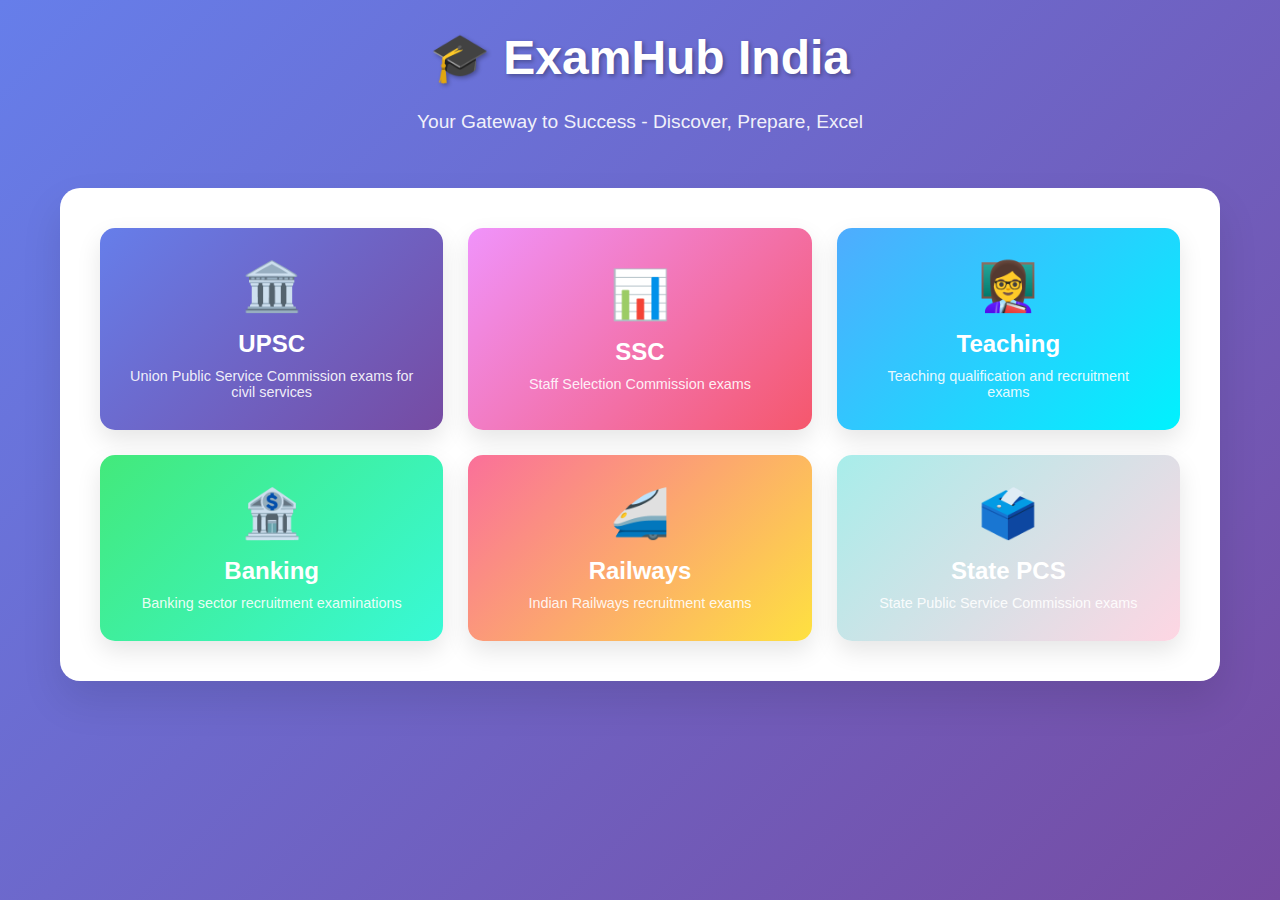
<file: index.html>
<!DOCTYPE html>
<html lang="en">
<head>
    <meta charset="UTF-8">
    <meta name="viewport" content="width=device-width, initial-scale=1.0">
    <title>ExamList India - Your Gateway to Success</title>
    <style>
        * {
            margin: 0;
            padding: 0;
            box-sizing: border-box;
        }

        body {
            font-family: 'Inter', -apple-system, BlinkMacSystemFont, sans-serif;
            background: linear-gradient(135deg, #667eea 0%, #764ba2 100%);
            min-height: 100vh;
            line-height: 1.6;
        }

        .container {
            max-width: 1200px;
            margin: 0 auto;
            padding: 20px;
        }

        header {
            text-align: center;
            margin-bottom: 50px;
            color: white;
        }

        .logo {
            font-size: 3rem;
            font-weight: 800;
            margin-bottom: 10px;
            text-shadow: 2px 2px 4px rgba(0,0,0,0.3);
        }

        .tagline {
            font-size: 1.2rem;
            opacity: 0.9;
            font-weight: 300;
        }

        .page {
            display: none;
            background: white;
            border-radius: 20px;
            box-shadow: 0 20px 40px rgba(0,0,0,0.1);
            overflow: hidden;
            animation: fadeIn 0.5s ease-in-out;
        }

        .page.active {
            display: block;
        }

        @keyframes fadeIn {
            from { opacity: 0; transform: translateY(20px); }
            to { opacity: 1; transform: translateY(0); }
        }

        /* Homepage Styles */
        .categories-grid {
            display: grid;
            grid-template-columns: repeat(auto-fit, minmax(300px, 1fr));
            gap: 25px;
            padding: 40px;
        }

        .category-card {
            background: linear-gradient(135deg, #ff9a9e 0%, #fecfef 50%, #fecfef 100%);
            border-radius: 15px;
            padding: 30px;
            text-align: center;
            cursor: pointer;
            transition: all 0.3s ease;
            border: none;
            box-shadow: 0 10px 25px rgba(0,0,0,0.1);
        }

        .category-card:hover {
            transform: translateY(-10px);
            box-shadow: 0 20px 40px rgba(0,0,0,0.2);
        }

        .category-card.upsc { background: linear-gradient(135deg, #667eea 0%, #764ba2 100%); }
        .category-card.ssc { background: linear-gradient(135deg, #f093fb 0%, #f5576c 100%); }
        .category-card.teaching { background: linear-gradient(135deg, #4facfe 0%, #00f2fe 100%); }
        .category-card.banking { background: linear-gradient(135deg, #43e97b 0%, #38f9d7 100%); }
        .category-card.railways { background: linear-gradient(135deg, #fa709a 0%, #fee140 100%); }
        .category-card.state-pcs { background: linear-gradient(135deg, #a8edea 0%, #fed6e3 100%); }

        .category-icon {
            font-size: 3rem;
            margin-bottom: 15px;
            display: block;
        }

        .category-title {
            font-size: 1.5rem;
            font-weight: 700;
            color: white;
            margin-bottom: 10px;
        }

        .category-description {
            color: rgba(255,255,255,0.9);
            font-size: 0.9rem;
        }

        /* Exam List Styles */
        .page-header {
            background: linear-gradient(135deg, #667eea 0%, #764ba2 100%);
            color: white;
            padding: 30px 40px;
            position: relative;
        }

        .back-btn {
            background: rgba(255,255,255,0.2);
            border: none;
            color: white;
            padding: 10px 20px;
            border-radius: 25px;
            cursor: pointer;
            font-size: 0.9rem;
            margin-bottom: 20px;
            transition: all 0.3s ease;
        }

        .back-btn:hover {
            background: rgba(255,255,255,0.3);
        }

        .page-title {
            font-size: 2.5rem;
            font-weight: 700;
            margin-bottom: 10px;
        }

        .page-subtitle {
            opacity: 0.9;
            font-size: 1.1rem;
        }

        .exams-grid {
            display: grid;
            grid-template-columns: repeat(auto-fit, minmax(350px, 1fr));
            gap: 20px;
            padding: 40px;
        }

        .exam-card {
            background: white;
            border: 2px solid #f0f0f0;
            border-radius: 12px;
            padding: 25px;
            cursor: pointer;
            transition: all 0.3s ease;
            position: relative;
            overflow: hidden;
        }

        .exam-card::before {
            content: '';
            position: absolute;
            top: 0;
            left: 0;
            width: 4px;
            height: 100%;
            background: linear-gradient(135deg, #667eea 0%, #764ba2 100%);
        }

        .exam-card:hover {
            border-color: #667eea;
            transform: translateY(-5px);
            box-shadow: 0 15px 30px rgba(0,0,0,0.1);
        }

        .exam-title {
            font-size: 1.3rem;
            font-weight: 600;
            color: #333;
            margin-bottom: 10px;
        }

        .exam-description {
            color: #666;
            font-size: 0.95rem;
            line-height: 1.5;
        }

        .exam-meta {
            display: flex;
            gap: 15px;
            margin-top: 15px;
            font-size: 0.85rem;
            color: #888;
        }

        .exam-meta span {
            background: #f8f9fa;
            padding: 4px 8px;
            border-radius: 4px;
        }

        /* Exam Detail Styles */
        .exam-detail {
            padding: 40px;
        }

        .exam-hero {
            text-align: center;
            margin-bottom: 40px;
        }

        .exam-hero h1 {
            font-size: 2.5rem;
            color: #333;
            margin-bottom: 10px;
        }

        .exam-hero .subtitle {
            color: #666;
            font-size: 1.1rem;
        }

        .detail-grid {
            display: grid;
            grid-template-columns: 1fr 1fr;
            gap: 30px;
            margin-bottom: 40px;
        }

        .detail-section {
            background: #f8f9fa;
            padding: 25px;
            border-radius: 12px;
            border-left: 4px solid #667eea;
        }

        .detail-section h3 {
            color: #333;
            font-size: 1.3rem;
            margin-bottom: 15px;
            font-weight: 600;
        }

        .detail-section p, .detail-section li {
            color: #555;
            line-height: 1.6;
        }

        .detail-section ul {
            padding-left: 20px;
        }

        .detail-section li {
            margin-bottom: 5px;
        }

        .eligibility-table {
            width: 100%;
            border-collapse: collapse;
            margin-top: 10px;
        }

        .eligibility-table th,
        .eligibility-table td {
            padding: 12px;
            text-align: left;
            border-bottom: 1px solid #ddd;
        }

        .eligibility-table th {
            background: #667eea;
            color: white;
            font-weight: 600;
        }

        .important-dates {
            background: linear-gradient(135deg, #ff9a9e 0%, #fecfef 100%);
            color: white;
            padding: 25px;
            border-radius: 12px;
            margin-bottom: 30px;
        }

        .important-dates h3 {
            margin-bottom: 15px;
        }

        .dates-grid {
            display: grid;
            grid-template-columns: repeat(auto-fit, minmax(200px, 1fr));
            gap: 15px;
        }

        .date-item {
            background: rgba(255,255,255,0.2);
            padding: 15px;
            border-radius: 8px;
        }

        .date-label {
            font-size: 0.9rem;
            opacity: 0.9;
            margin-bottom: 5px;
        }

        .date-value {
            font-weight: 600;
            font-size: 1.1rem;
        }

        @media (max-width: 768px) {
            .categories-grid {
                grid-template-columns: 1fr;
                padding: 20px;
            }
            
            .detail-grid {
                grid-template-columns: 1fr;
            }
            
            .logo {
                font-size: 2rem;
            }
            
            .page-title {
                font-size: 2rem;
            }
        }
    </style>
</head>
<body>
    <div class="container">
        <header>
            <div class="logo">🎓 ExamHub India</div>
            <div class="tagline">Your Gateway to Success - Discover, Prepare, Excel</div>
        </header>

        <!-- Homepage -->
        <div id="homepage" class="page active">
            <div class="categories-grid">
                <button class="category-card upsc" onclick="showExamList('upsc')">
                    <span class="category-icon">🏛️</span>
                    <div class="category-title">UPSC</div>
                    <div class="category-description">Union Public Service Commission exams for civil services</div>
                </button>
                
                <button class="category-card ssc" onclick="showExamList('ssc')">
                    <span class="category-icon">📊</span>
                    <div class="category-title">SSC</div>
                    <div class="category-description">Staff Selection Commission exams</div>
                </button>
                
                <button class="category-card teaching" onclick="showExamList('teaching')">
                    <span class="category-icon">👩‍🏫</span>
                    <div class="category-title">Teaching</div>
                    <div class="category-description">Teaching qualification and recruitment exams</div>
                </button>
                
                <button class="category-card banking" onclick="showExamList('banking')">
                    <span class="category-icon">🏦</span>
                    <div class="category-title">Banking</div>
                    <div class="category-description">Banking sector recruitment examinations</div>
                </button>
                
                <button class="category-card railways" onclick="showExamList('railways')">
                    <span class="category-icon">🚄</span>
                    <div class="category-title">Railways</div>
                    <div class="category-description">Indian Railways recruitment exams</div>
                </button>
                
                <button class="category-card state-pcs" onclick="showExamList('state-pcs')">
                    <span class="category-icon">🗳️</span>
                    <div class="category-title">State PCS</div>
                    <div class="category-description">State Public Service Commission exams</div>
                </button>
            </div>
        </div>

        <!-- UPSC Exam List -->
        <div id="upsc-list" class="page">
            <div class="page-header">
                <button class="back-btn" onclick="showHomepage()">← Back to Categories</button>
                <div class="page-title">UPSC Examinations</div>
                <div class="page-subtitle">Union Public Service Commission - Premier Civil Services</div>
            </div>
            <div class="exams-grid">
                <div class="exam-card" onclick="showExamDetail('upsc-cse')">
                    <div class="exam-title">Civil Services Examination (CSE)</div>
                    <div class="exam-description">Premier exam for IAS, IPS, IFS and other central services. The most prestigious exam in India.</div>
                    <div class="exam-meta">
                        <span>Prelims + Mains + Interview</span>
                        <span>Age: 21-32</span>
                    </div>
                </div>
                <div class="exam-card" onclick="showExamDetail('upsc-ifos')">
                    <div class="exam-title">Indian Forest Service (IFoS)</div>
                    <div class="exam-description">For recruitment to Indian Forest Service officers responsible for forest conservation.</div>
                    <div class="exam-meta">
                        <span>Prelims + Mains + Interview</span>
                        <span>Age: 21-30</span>
                    </div>
                </div>
                <div class="exam-card" onclick="showExamDetail('upsc-ese')">
                    <div class="exam-title">Engineering Services Examination (ESE)</div>
                    <div class="exam-description">For recruitment to Group A engineering services under Government of India.</div>
                    <div class="exam-meta">
                        <span>Prelims + Mains + Interview</span>
                        <span>Engineering Graduate</span>
                    </div>
                </div>
                <div class="exam-card" onclick="showExamDetail('upsc-cds')">
                    <div class="exam-title">Combined Defence Services (CDS)</div>
                    <div class="exam-description">For admission to Indian Military Academy, Naval Academy, and Air Force Academy.</div>
                    <div class="exam-meta">
                        <span>Written + SSB Interview</span>
                        <span>Graduate</span>
                    </div>
                </div>
                <div class="exam-card" onclick="showExamDetail('upsc-nda')">
                    <div class="exam-title">National Defence Academy (NDA)</div>
                    <div class="exam-description">For admission to Army, Navy and Air Force wings of NDA.</div>
                    <div class="exam-meta">
                        <span>Written + SSB Interview</span>
                        <span>12th Pass</span>
                    </div>
                </div>
                <div class="exam-card" onclick="showExamDetail('upsc-cms')">
                    <div class="exam-title">Combined Medical Services (CMS)</div>
                    <div class="exam-description">For recruitment to various medical services under central government.</div>
                    <div class="exam-meta">
                        <span>Written + Interview</span>
                        <span>Medical Graduate</span>
                    </div>
                </div>
            </div>
        </div>

        <!-- SSC Exam List -->
        <div id="ssc-list" class="page">
            <div class="page-header">
                <button class="back-btn" onclick="showHomepage()">← Back to Categories</button>
                <div class="page-title">SSC Examinations</div>
                <div class="page-subtitle">Staff Selection Commission - Government Job Opportunities</div>
            </div>
            <div class="exams-grid">
                <div class="exam-card" onclick="showExamDetail('ssc-cgl')">
                    <div class="exam-title">Combined Graduate Level (CGL)</div>
                    <div class="exam-description">For Group B and Group C posts in various ministries and departments.</div>
                    <div class="exam-meta">
                        <span>Tier 1 + Tier 2 + Tier 3</span>
                        <span>Graduate</span>
                    </div>
                </div>
                <div class="exam-card" onclick="showExamDetail('ssc-chsl')">
                    <div class="exam-title">Combined Higher Secondary Level (CHSL)</div>
                    <div class="exam-description">For LDC, JSA, PA, SA, and DEO posts in various offices.</div>
                    <div class="exam-meta">
                        <span>Tier 1 + Tier 2 + Tier 3</span>
                        <span>12th Pass</span>
                    </div>
                </div>
                <div class="exam-card" onclick="showExamDetail('ssc-mts')">
                    <div class="exam-title">Multi Tasking Staff (MTS)</div>
                    <div class="exam-description">For recruitment to Group C non-gazetted, non-ministerial posts.</div>
                    <div class="exam-meta">
                        <span>CBT + Descriptive</span>
                        <span>10th Pass</span>
                    </div>
                </div>
            </div>
        </div>

        <!-- Other category lists would follow similar pattern -->
        <div id="teaching-list" class="page">
            <div class="page-header">
                <button class="back-btn" onclick="showHomepage()">← Back to Categories</button>
                <div class="page-title">Teaching Examinations</div>
                <div class="page-subtitle">Teaching Qualification & Recruitment Exams</div>
            </div>
            <div class="exams-grid">
                <div class="exam-card" onclick="showExamDetail('ctet')">
                    <div class="exam-title">Central Teacher Eligibility Test (CTET)</div>
                    <div class="exam-description">Qualifying exam for teaching positions in central government schools.</div>
                    <div class="exam-meta">
                        <span>Paper 1 & 2</span>
                        <span>B.Ed/D.Ed</span>
                    </div>
                </div>
            </div>
        </div>

        <div id="banking-list" class="page">
            <div class="page-header">
                <button class="back-btn" onclick="showHomepage()">← Back to Categories</button>
                <div class="page-title">Banking Examinations</div>
                <div class="page-subtitle">Banking Sector Recruitment Exams</div>
            </div>
            <div class="exams-grid">
                <div class="exam-card" onclick="showExamDetail('ibps-po')">
                    <div class="exam-title">IBPS PO</div>
                    <div class="exam-description">Probationary Officer recruitment for public sector banks.</div>
                    <div class="exam-meta">
                        <span>Prelims + Mains + Interview</span>
                        <span>Graduate</span>
                    </div>
                </div>
            </div>
        </div>

        <div id="railways-list" class="page">
            <div class="page-header">
                <button class="back-btn" onclick="showHomepage()">← Back to Categories</button>
                <div class="page-title">Railway Examinations</div>
                <div class="page-subtitle">Indian Railways Recruitment Exams</div>
            </div>
            <div class="exams-grid">
                <div class="exam-card" onclick="showExamDetail('rrb-ntpc')">
                    <div class="exam-title">RRB NTPC</div>
                    <div class="exam-description">Non-Technical Popular Categories recruitment in Indian Railways.</div>
                    <div class="exam-meta">
                        <span>CBT 1 + CBT 2</span>
                        <span>Graduate/12th</span>
                    </div>
                </div>
            </div>
        </div>

        <div id="state-pcs-list" class="page">
            <div class="page-header">
                <button class="back-btn" onclick="showHomepage()">← Back to Categories</button>
                <div class="page-title">State PCS Examinations</div>
                <div class="page-subtitle">State Public Service Commission Exams</div>
            </div>
            <div class="exams-grid">
                <div class="exam-card" onclick="showExamDetail('uppcs')">
                    <div class="exam-title">UPPCS</div>
                    <div class="exam-description">Uttar Pradesh Provincial Civil Services examination.</div>
                    <div class="exam-meta">
                        <span>Prelims + Mains + Interview</span>
                        <span>Graduate</span>
                    </div>
                </div>
            </div>
        </div>

        <!-- Exam Detail Page Template -->
        <div id="exam-detail" class="page">
            <div class="page-header">
                <button class="back-btn" onclick="goBackToList()">← Back to Exam List</button>
                <div class="page-title" id="detail-title">Exam Name</div>
                <div class="page-subtitle" id="detail-subtitle">Exam Description</div>
            </div>
            
            <div class="exam-detail">
                <div class="important-dates">
                    <h3>📅 Important Dates 2024</h3>
                    <div class="dates-grid" id="dates-container">
                        <div class="date-item">
                            <div class="date-label">Application Start</div>
                            <div class="date-value">To be announced</div>
                        </div>
                        <div class="date-item">
                            <div class="date-label">Application End</div>
                            <div class="date-value">To be announced</div>
                        </div>
                        <div class="date-item">
                            <div class="date-label">Exam Date</div>
                            <div class="date-value">To be announced</div>
                        </div>
                        <div class="date-item">
                            <div class="date-label">Result Date</div>
                            <div class="date-value">To be announced</div>
                        </div>
                    </div>
                </div>

                <div class="detail-grid">
                    <div class="detail-section">
                        <h3>📋 Exam Overview</h3>
                        <p id="exam-overview">Detailed information about the examination will be displayed here.</p>
                    </div>

                    <div class="detail-section">
                        <h3>✅ Eligibility Criteria</h3>
                        <table class="eligibility-table">
                            <tr>
                                <th>Criteria</th>
                                <th>Requirement</th>
                            </tr>
                            <tbody id="eligibility-table">
                                <tr><td>Age Limit</td><td>21-30 years</td></tr>
                                <tr><td>Education</td><td>Graduate</td></tr>
                                <tr><td>Nationality</td><td>Indian</td></tr>
                            </tbody>
                        </table>
                    </div>

                    <div class="detail-section">
                        <h3>📚 Exam Pattern</h3>
                        <div id="exam-pattern">
                            <p>The exam pattern details will be shown here including number of papers, subjects, marks distribution, and duration.</p>
                        </div>
                    </div>

                    <div class="detail-section">
                        <h3>📖 Syllabus Highlights</h3>
                        <div id="syllabus-highlights">
                            <ul>
                                <li>Subject-wise syllabus will be listed here</li>
                                <li>Important topics and chapters</li>
                                <li>Weightage information</li>
                            </ul>
                        </div>
                    </div>

                    <div class="detail-section">
                        <h3>💰 Application Fee</h3>
                        <div id="application-fee">
                            <p>Fee structure for different categories will be displayed here.</p>
                        </div>
                    </div>

                    <div class="detail-section">
                        <h3>🎯 Selection Process</h3>
                        <div id="selection-process">
                            <p>Step-by-step selection process will be explained here.</p>
                        </div>
                    </div>
                </div>
            </div>
        </div>
    </div>

    <script>
        let currentCategory = '';
        
        // Sample exam data - you can expand this for all 50 exams
        const examData = {
            'upsc-cse': {
                title: 'Civil Services Examination (CSE)',
                subtitle: 'IAS, IPS, IFS and other Central Services',
                overview: 'The Civil Services Examination is conducted annually by UPSC for recruitment to various Group A and Group B central services. It is considered one of the toughest competitive exams in India with a success rate of less than 1%.',
                eligibility: [
                    ['Age Limit', '21-32 years (relaxation for reserved categories)'],
                    ['Education', 'Bachelor\'s degree from recognized university'],
                    ['Nationality', 'Indian citizen'],
                    ['Attempts', '6 attempts for General, 9 for OBC, unlimited for SC/ST']
                ],
                pattern: 'Three-stage examination: Preliminary (objective), Main (descriptive), and Personality Test (Interview). Prelims has 2 papers of 200 marks each. Mains has 9 papers totaling 1750 marks. Interview carries 275 marks.',
                syllabus: [
                    'General Studies (History, Geography, Polity, Economy)',
                    'Current Affairs and General Knowledge',
                    'Optional Subject (one from 48 subjects)',
                    'Essay Writing and Comprehension',
                    'Indian Languages and English'
                ],
                fee: 'General/OBC: ₹100, SC/ST/PwD/Women: No fee',
                selection: 'Prelims → Mains → Interview → Final Merit List → Service Allocation → Training'
            },
            'upsc-ifos': {
                title: 'Indian Forest Service (IFoS)',
                subtitle: 'Forest Conservation and Management Service',
                overview: 'IFoS exam is conducted for recruitment to Indian Forest Service, responsible for forest conservation, wildlife protection, and environmental management across India.',
                eligibility: [
                    ['Age Limit', '21-30 years'],
                    ['Education', 'Bachelor\'s degree with one subject from specified list'],
                    ['Nationality', 'Indian citizen'],
                    ['Physical Standards', 'Must meet prescribed physical standards']
                ],
                pattern: 'Three stages: Preliminary (2 papers, 400 marks), Main (6 papers, 1000 marks), Interview (300 marks). Total 1300 marks for final ranking.',
                syllabus: [
                    'General Knowledge and Current Affairs',
                    'Forest Science and Management',
                    'Botany, Zoology, Chemistry, Physics',
                    'Mathematics and Statistics',
                    'Agriculture and Forestry Engineering'
                ],
                fee: 'General/OBC: ₹200, SC/ST/PwD/Women: ₹25',
                selection: 'Prelims → Mains → Interview → Medical Examination → Final Merit List'
            },
            'ssc-cgl': {
                title: 'Combined Graduate Level (CGL)',
                subtitle: 'Group B and Group C Posts in Central Government',
                overview: 'SSC CGL is one of the most popular exams for graduate-level posts in various ministries, departments, and organizations of the Government of India.',
                eligibility: [
                    ['Age Limit', '18-27 years (varies by post)'],
                    ['Education', 'Bachelor\'s degree from recognized university'],
                    ['Nationality', 'Indian citizen'],
                    ['Posts', 'Inspector, Sub-Inspector, Assistant, etc.']
                ],
                pattern: 'Four-tier examination: Tier-I (100 questions, 200 marks), Tier-II (4 papers), Tier-III (descriptive), Tier-IV (skill test/computer proficiency).',
                syllabus: [
                    'General Intelligence and Reasoning',
                    'General Awareness',
                    'Quantitative Aptitude',
                    'English Comprehension'
                ],
                fee: 'General/OBC: ₹100, SC/ST/PwD/Women: No fee',
                selection: 'Tier-I → Tier-II → Tier-III → Tier-IV → Document Verification → Final Selection'
            }
        };

        function showHomepage() {
            hideAllPages();
            document.getElementById('homepage').classList.add('active');
        }

        function showExamList(category) {
            currentCategory = category;
            hideAllPages();
            document.getElementById(category + '-list').classList.add('active');
        }

        function showExamDetail(examId) {
            hideAllPages();
            
            const exam = examData[examId];
            if (exam) {
                document.getElementById('detail-title').textContent = exam.title;
                document.getElementById('detail-subtitle').textContent = exam.subtitle;
                document.getElementById('exam-overview').textContent = exam.overview;
                
                // Update eligibility table
                const eligibilityTable = document.getElementById('eligibility-table');
                eligibilityTable.innerHTML = '';
                exam.eligibility.forEach(([criteria, requirement]) => {
                    const row = eligibilityTable.insertRow();
                    row.insertCell(0).textContent = criteria;
                    row.insertCell(1).textContent = requirement;
                });
                
                document.getElementById('exam-pattern').innerHTML = `<p>${exam.pattern}</p>`;
                
                const syllabusHtml = '<ul>' + exam.syllabus.map(item => `<li>${item}</li>`).join('') + '</ul>';
                document.getElementById('syllabus-highlights').innerHTML = syllabusHtml;
                
                document.getElementById('application-fee').innerHTML = `<p>${exam.fee}</p>`;
                document.getElementById('selection-process').innerHTML = `<p>${exam.selection}</p>`;
            }
            
            document.getElementById('exam-detail').classList.add('active');
        }

        function goBackToList() {
            hideAllPages();
            document.getElementById(currentCategory + '-list').classList.add('active');
        }

        function hideAllPages() {
            const pages = document.querySelectorAll('.page');
            pages.forEach(page => page.classList.remove('active'));
        }

        // Add more exam data for demonstration
        Object.assign(examData, {
            'upsc-ese': {
                title: 'Engineering Services Examination (ESE)',
                subtitle: 'Group A Engineering Services',
                overview: 'ESE is conducted for recruitment to Group A engineering services under the Government of India including Indian Railway Service of Engineers, Central Engineering Service, and others.',
                eligibility: [
                    ['Age Limit', '21-30 years'],
                    ['Education', 'Engineering degree from recognized university'],
                    ['Nationality', 'Indian citizen'],
                    ['Disciplines', 'Civil, Mechanical, Electrical, Electronics & Telecom']
                ],
                pattern: 'Three stages: Preliminary (2 papers, 600 marks), Main (2 papers, 600 marks), Interview (200 marks). Objective + Conventional type questions.',
                syllabus: [
                    'Engineering Mathematics',
                    'Core Engineering Subjects',
                    'General Studies and Engineering Aptitude',
                    'Technical subjects based on discipline'
                ],
                fee: 'General/OBC: ₹200, SC/ST/PwD/Women: ₹25',
                selection: 'Prelims → Mains → Interview → Medical Examination → Final Merit List'
            },
            
            'upsc-cds': {
                title: 'Combined Defence Services (CDS)',
                subtitle: 'Indian Military Academy, Naval Academy, Air Force Academy',
                overview: 'CDS examination is conducted twice a year for admission to Indian Military Academy, Indian Naval Academy, and Air Force Academy for training as officers in Indian Armed Forces.',
                eligibility: [
                    ['Age Limit', '19-24 years (varies by academy)'],
                    ['Education', 'Bachelor\'s degree for IMA/INA, 12th for AFA'],
                    ['Nationality', 'Indian citizen'],
                    ['Marital Status', 'Unmarried']
                ],
                pattern: 'Written examination (3 papers, 300 marks each) followed by SSB Interview (900 marks) for qualified candidates.',
                syllabus: [
                    'English (Grammar, Vocabulary, Comprehension)',
                    'General Knowledge (History, Geography, Current Affairs)',
                    'Elementary Mathematics (for IMA/INA only)'
                ],
                fee: 'No examination fee',
                selection: 'Written Exam → SSB Interview → Medical Examination → Final Merit List'
            },

            'upsc-nda': {
                title: 'National Defence Academy (NDA)',
                subtitle: 'Joint Training Academy for Army, Navy, Air Force',
                overview: 'NDA exam is conducted twice yearly for admission to the National Defence Academy for training as officers in the Indian Army, Navy, and Air Force.',
                eligibility: [
                    ['Age Limit', '16.5-19.5 years'],
                    ['Education', '12th pass or appearing'],
                    ['Nationality', 'Indian citizen'],
                    ['Gender', 'Male and Female (from 2022)']
                ],
                pattern: 'Written examination (Mathematics 300 marks, GAT 600 marks) followed by SSB Interview (900 marks).',
                syllabus: [
                    'Mathematics (Algebra, Trigonometry, Calculus, Statistics)',
                    'General Ability Test (English, Physics, Chemistry, General Science)',
                    'History, Geography, Current Events'
                ],
                fee: 'No examination fee',
                selection: 'Written Exam → SSB Interview → Medical Examination → Final Merit List'
            },

            'ssc-chsl': {
                title: 'Combined Higher Secondary Level (CHSL)',
                subtitle: 'LDC, JSA, PA, SA, DEO Posts',
                overview: 'SSC CHSL is conducted for recruitment to Lower Division Clerk, Junior Secretariat Assistant, Postal Assistant, Sorting Assistant, and Data Entry Operator posts.',
                eligibility: [
                    ['Age Limit', '18-27 years'],
                    ['Education', '12th pass from recognized board'],
                    ['Nationality', 'Indian citizen'],
                    ['Computer Knowledge', 'Required for DEO posts']
                ],
                pattern: 'Three-tier examination: Tier-I (100 questions, 200 marks), Tier-II (descriptive, 100 marks), Tier-III (skill test/typing test).',
                syllabus: [
                    'General Intelligence',
                    'English Language',
                    'Quantitative Aptitude',
                    'General Awareness'
                ],
                fee: 'General/OBC: ₹100, SC/ST/PwD/Women: No fee',
                selection: 'Tier-I → Tier-II → Tier-III → Document Verification → Final Selection'
            },

            'ctet': {
                title: 'Central Teacher Eligibility Test (CTET)',
                subtitle: 'Teaching eligibility for Central Government Schools',
                overview: 'CTET is a qualifying examination for persons who intend to be teachers for classes I to VIII in schools under the Central Government.',
                eligibility: [
                    ['Education', 'Senior Secondary + 2-year Diploma in Elementary Education'],
                    ['Alternative', 'Bachelor\'s + 1-year B.Ed'],
                    ['For Paper-II', 'Graduation + B.Ed required'],
                    ['Age Limit', 'No age limit']
                ],
                pattern: 'Two papers: Paper-I (Classes I-V, 150 marks), Paper-II (Classes VI-VIII, 150 marks). Duration: 2.5 hours each.',
                syllabus: [
                    'Child Development and Pedagogy',
                    'Language I (compulsory)',
                    'Language II (compulsory)', 
                    'Mathematics/Science (Paper-I), Science & Social Studies (Paper-II)'
                ],
                fee: 'General/OBC: ₹1000 (one paper), ₹1200 (both papers), SC/ST: ₹500/₹600',
                selection: 'Written Examination → Certificate (valid for 7 years) → Apply for teaching posts'
            },

            'ibps-po': {
                title: 'IBPS Probationary Officer (PO)',
                subtitle: 'Officer Scale-I in Public Sector Banks',
                overview: 'IBPS PO exam is conducted for recruitment of Probationary Officers in participating public sector banks across India.',
                eligibility: [
                    ['Age Limit', '20-30 years'],
                    ['Education', 'Bachelor\'s degree in any discipline'],
                    ['Nationality', 'Indian citizen'],
                    ['Computer Knowledge', 'Certificate/Diploma/Degree required']
                ],
                pattern: 'Three phases: Preliminary (100 marks), Main (200 marks), Interview (100 marks). Online examination mode.',
                syllabus: [
                    'English Language',
                    'Quantitative Aptitude',
                    'Reasoning Ability',
                    'General/Economy/Banking Awareness',
                    'Computer Knowledge'
                ],
                fee: 'General/OBC: ₹175, SC/ST/PwD: ₹175 (intimation charges only)',
                selection: 'Prelims → Mains → Interview → Provisional Allotment → Final Selection'
            },

            'rrb-ntpc': {
                title: 'RRB Non-Technical Popular Categories (NTPC)',
                subtitle: 'Graduate and Undergraduate level posts in Railways',
                overview: 'RRB NTPC exam is conducted for recruitment to non-technical popular categories posts in Indian Railways including Station Master, Goods Guard, SSE, JE, etc.',
                eligibility: [
                    ['Age Limit', '18-33 years (varies by post)'],
                    ['Education', 'Graduate/12th pass (post-specific)'],
                    ['Nationality', 'Indian citizen'],
                    ['Medical Fitness', 'As per Railway requirements']
                ],
                pattern: 'Three stages: CBT-1 (100 marks), CBT-2 (120 marks), Computer Based Aptitude Test/Typing Skill Test (for specific posts).',
                syllabus: [
                    'General Awareness',
                    'Mathematics',
                    'General Intelligence and Reasoning',
                    'General Science (CBT-2 only)'
                ],
                fee: 'General/OBC: ₹500, SC/ST/PwD/Women/Minorities: ₹250',
                selection: 'CBT-1 → CBT-2 → Skill Test/Aptitude Test → Document Verification → Medical Examination'
            },

            'uppcs': {
                title: 'Uttar Pradesh Provincial Civil Services (UPPCS)',
                subtitle: 'State Civil Services of Uttar Pradesh',
                overview: 'UPPCS examination is conducted by UPPSC for recruitment to various state civil services posts in Uttar Pradesh including Deputy Collector, DSP, ARO, etc.',
                eligibility: [
                    ['Age Limit', '21-40 years'],
                    ['Education', 'Bachelor\'s degree from recognized university'],
                    ['Nationality', 'Indian citizen'],
                    ['Domicile', 'UP domicile preferred for some posts']
                ],
                pattern: 'Three stages: Preliminary (2 papers, 400 marks), Main (8 papers, 1500 marks), Interview (275 marks).',
                syllabus: [
                    'General Studies (Indian History, Geography, Polity)',
                    'General Hindi and Essay',
                    'UP History, Culture, Geography',
                    'Optional Subject (one from available list)',
                    'Current Affairs and General Knowledge'
                ],
                fee: 'General/OBC: ₹105, SC/ST: ₹65',
                selection: 'Prelims → Mains → Interview → Final Merit List → Service Allocation'
            }
        });

        // Initialize the website
        document.addEventListener('DOMContentLoaded', function() {
            showHomepage();
        });
    </script>
</body>
</html>
</file>
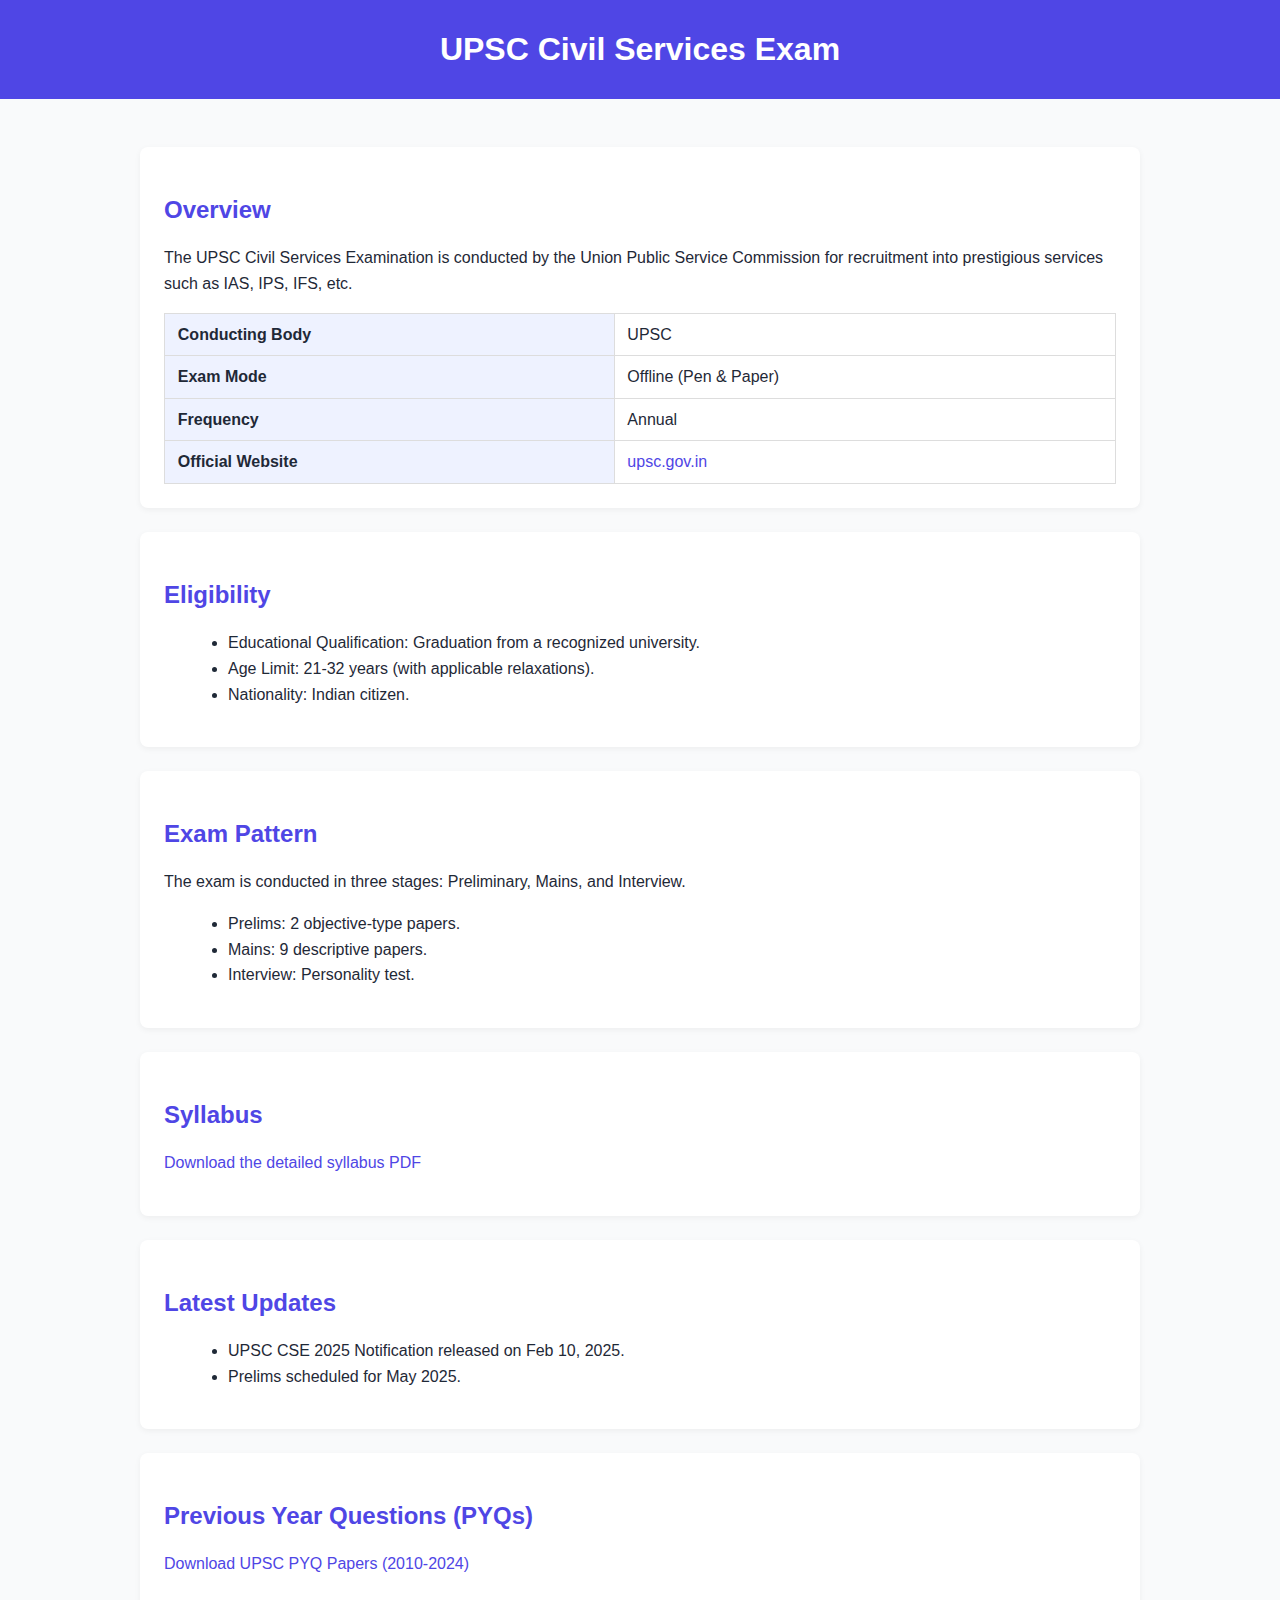
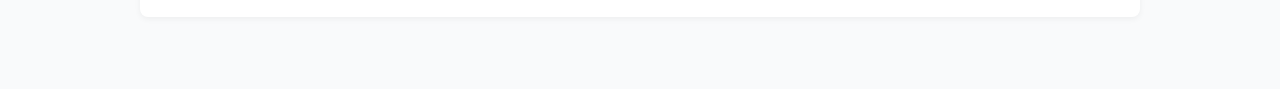
<file: examlist/UPSC/upsc-cse.html>
<!DOCTYPE html>
<html lang="en">
<head>
  <meta charset="UTF-8" />
  <meta name="viewport" content="width=device-width, initial-scale=1.0" />
  <title>Exam Name | Exam Overview</title>
  <style>
    :root {
      --primary: #4f46e5;
      --secondary: #eef2ff;
      --text: #1f2937;
      --bg: #f9fafb;
    }
    body {
      font-family: 'Segoe UI', sans-serif;
      background-color: var(--bg);
      margin: 0;
      padding: 0;
      line-height: 1.6;
      color: var(--text);
    }
    header {
      background: var(--primary);
      color: #fff;
      padding: 1.5rem;
      text-align: center;
    }
    header h1 {
      margin: 0;
      font-size: 2rem;
    }
    .container {
      max-width: 1000px;
      margin: 2rem auto;
      padding: 1rem;
    }
    section {
      background: white;
      padding: 1.5rem;
      margin-bottom: 1.5rem;
      border-radius: 8px;
      box-shadow: 0 2px 6px rgba(0, 0, 0, 0.05);
    }
    section h2 {
      margin-bottom: 1rem;
      color: var(--primary);
      font-size: 1.5rem;
    }
    ul, ol {
      margin-left: 1.5rem;
    }
    a {
      color: var(--primary);
      text-decoration: none;
    }
    a:hover {
      text-decoration: underline;
    }
    .highlight-table {
      width: 100%;
      border-collapse: collapse;
      margin-top: 0.5rem;
    }
    .highlight-table th, .highlight-table td {
      border: 1px solid #ddd;
      padding: 0.5rem 0.8rem;
      text-align: left;
    }
    .highlight-table th {
      background-color: var(--secondary);
    }
  </style>
</head>
<body>
  <header>
    <h1>UPSC Civil Services Exam</h1>
  </header>
  <div class="container">
    <section id="overview">
      <h2>Overview</h2>
      <p>The UPSC Civil Services Examination is conducted by the Union Public Service Commission for recruitment into prestigious services such as IAS, IPS, IFS, etc.</p>
      <table class="highlight-table">
        <tr><th>Conducting Body</th><td>UPSC</td></tr>
        <tr><th>Exam Mode</th><td>Offline (Pen & Paper)</td></tr>
        <tr><th>Frequency</th><td>Annual</td></tr>
        <tr><th>Official Website</th><td><a href="https://www.upsc.gov.in" target="_blank">upsc.gov.in</a></td></tr>
      </table>
    </section>

    <section id="eligibility">
      <h2>Eligibility</h2>
      <ul>
        <li>Educational Qualification: Graduation from a recognized university.</li>
        <li>Age Limit: 21-32 years (with applicable relaxations).</li>
        <li>Nationality: Indian citizen.</li>
      </ul>
    </section>

    <section id="exam-pattern">
      <h2>Exam Pattern</h2>
      <p>The exam is conducted in three stages: Preliminary, Mains, and Interview.</p>
      <ul>
        <li>Prelims: 2 objective-type papers.</li>
        <li>Mains: 9 descriptive papers.</li>
        <li>Interview: Personality test.</li>
      </ul>
    </section>

    <section id="syllabus">
      <h2>Syllabus</h2>
      <p><a href="#">Download the detailed syllabus PDF</a></p>
    </section>

    <section id="latest-updates">
      <h2>Latest Updates</h2>
      <ul>
        <li>UPSC CSE 2025 Notification released on Feb 10, 2025.</li>
        <li>Prelims scheduled for May 2025.</li>
      </ul>
    </section>

    <section id="pyqs">
      <h2>Previous Year Questions (PYQs)</h2>
      <p><a href="#">Download UPSC PYQ Papers (2010-2024)</a></p>
    </section>
  </div>
</body>
</html>
</file>
